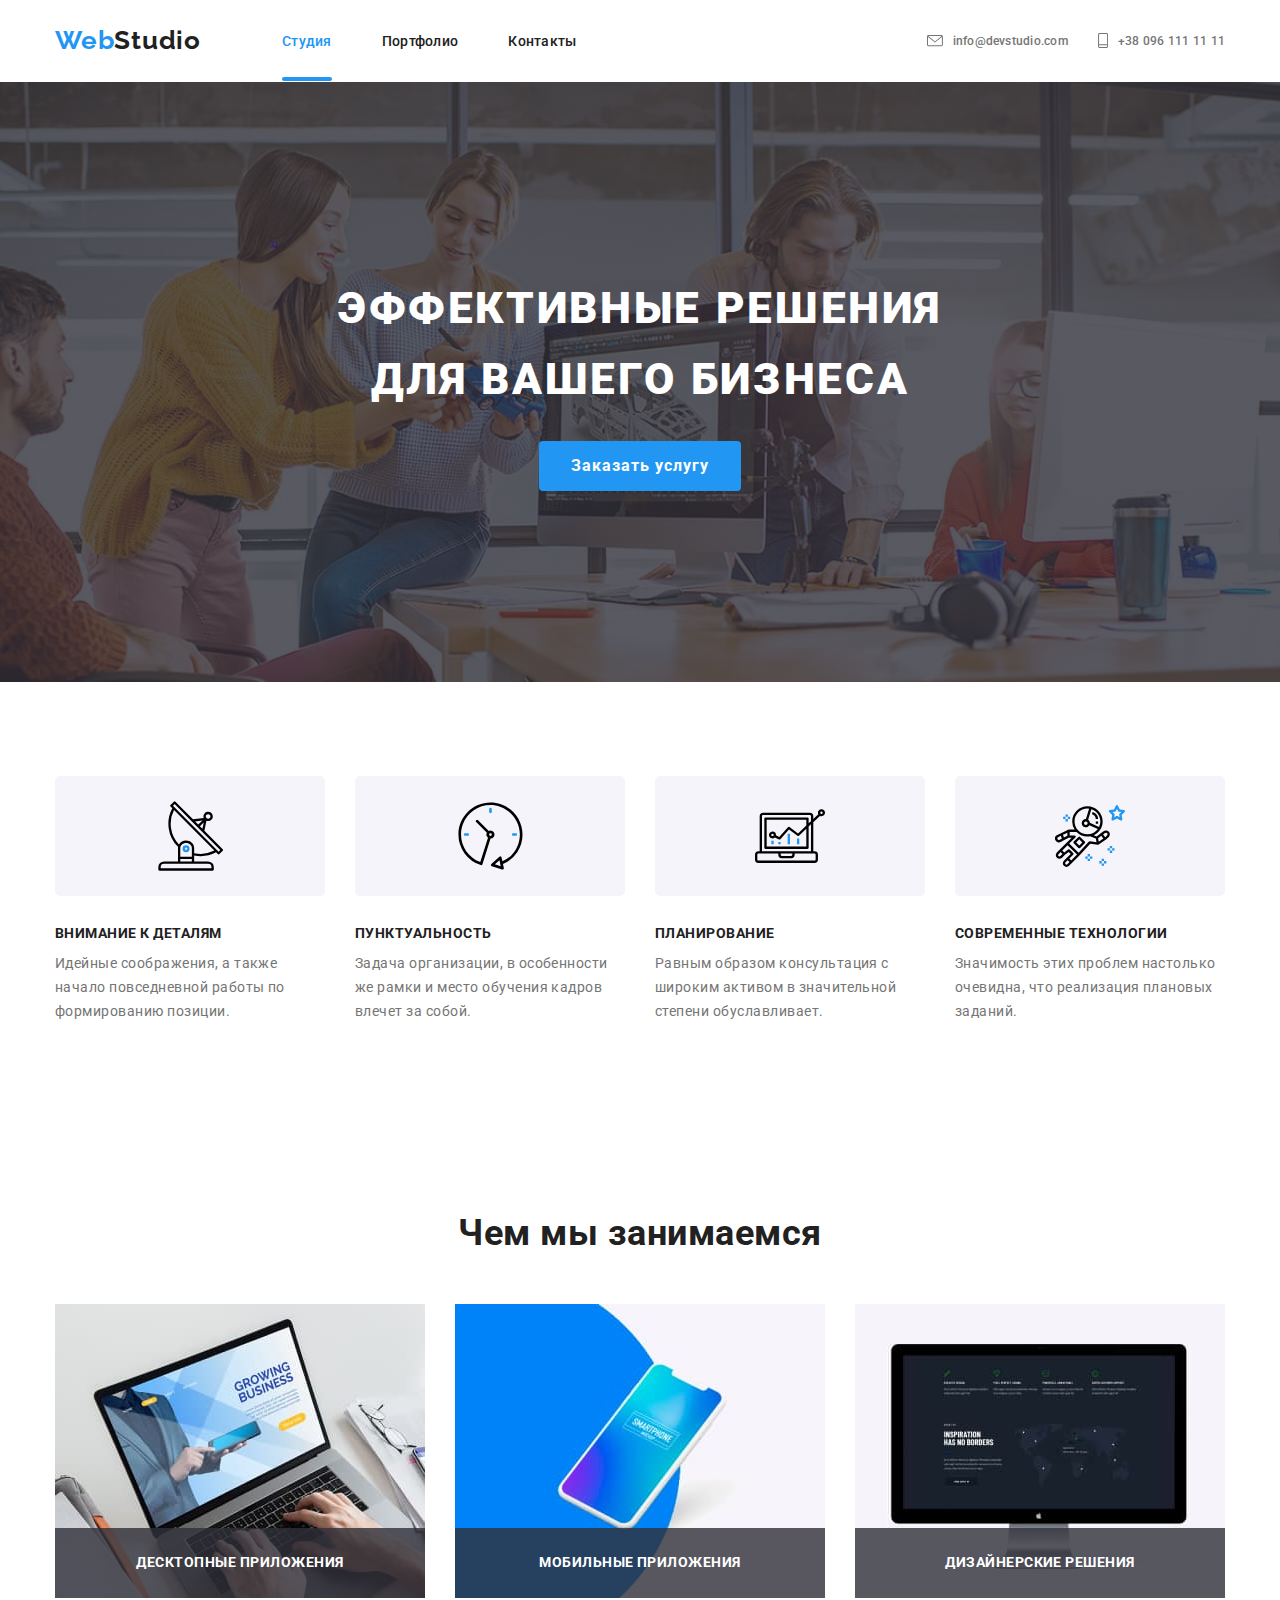
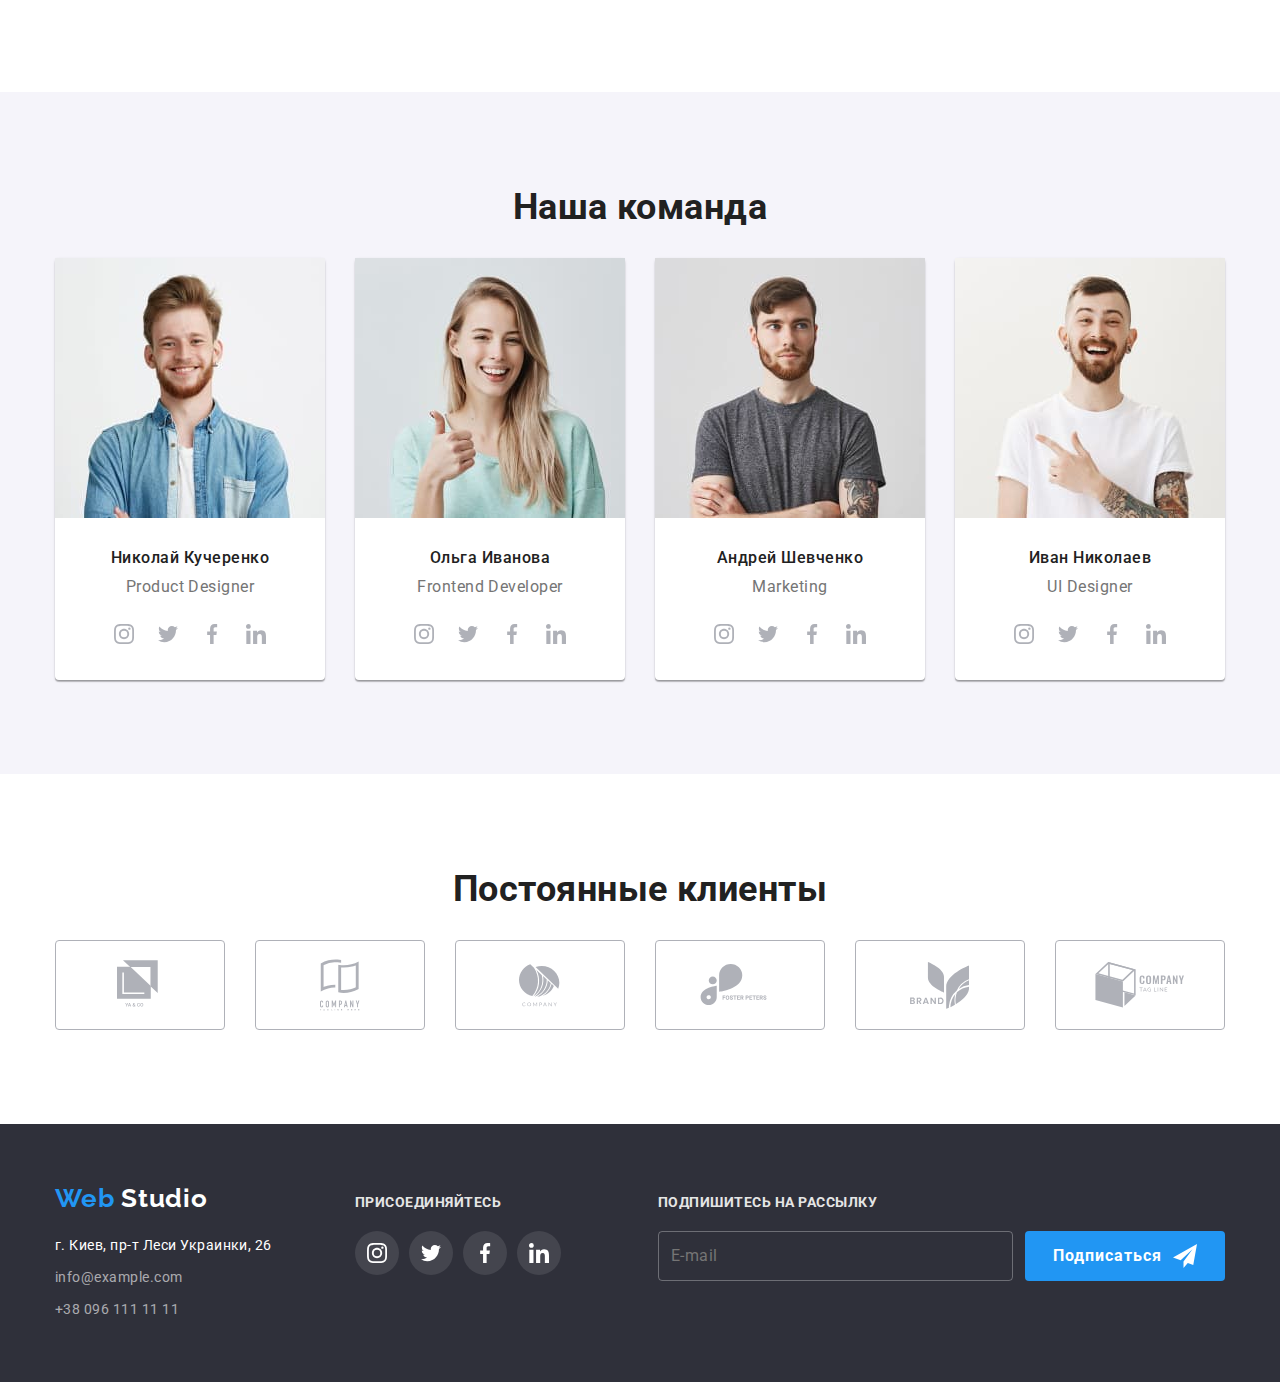
<file: index.html>
<!DOCTYPE html>
<html lang="ru">

<head>
  <meta charset="UTF-8">
  <meta name="viewport" content="width=device-width, initial-scale=1.0">
  <link href="https://fonts.googleapis.com/css2?family=Raleway:wght@700&family=Roboto:wght@400;500;700;900&display=swap"
    rel="stylesheet">
  <link rel="stylesheet" href="https://cdnjs.cloudflare.com/ajax/libs/modern-normalize/0.6.0/modern-normalize.min.css">
  <title>Студия</title>
  <link rel="stylesheet" href="./css/main.min.css">

</head>

<body class="body">
  <header class="header">
    <div class="container ">
      <div class="header__wrap">
        <nav class="navigation">
          <a href=" ./index.html " class="logo logo__header "> <span class="logo--blue ">Web</span> Studio</a>
          <div class="menu-container" id="menu-container" data-menu>
            <ul class="navigation__list ">
              <li class="navigation__item ">
                <a class="navigation__link navigation__link--current " href=./index.html>Студия</a>
              </li>
              <li class="navigation__item ">
                <a class="navigation__link " href="./portfolio.html">Портфолио</a>
              </li>
              <li class="navigation__item ">
                <a class="navigation__link " href=" ">Контакты</a>

              </li>
            </ul>
            <div class="contacts__wraper ">
              <a href="mailto:info@devstudio.com " class="contacts ">
                <svg class="icon-envelope " width=16 height=12>
                  <use href="./images/symbol-defs.svg#icon-envelope "></use>
                </svg> info@devstudio.com
              </a>
              <a href="tel:380961111111 " class="contacts ">
                <svg class="icon-phone " width=10 height=15>
                  <use href="./images/symbol-defs.svg#icon-phone " class="icon-envelope "></use>
                </svg> +38 096 111 11 11</a>
            </div>
          </div>
          <button type="button" class="icon-menu" data-menu-button aria-expanded="false">
            <svg width=40 height=40 aria-label="Переключатель мобильного меню">
              <use class="icon-cross" href="./images/symbol-defs.svg#icon-form-close"></use>
              <use class="icon-menu" href="./images/symbol-defs.svg#icon-menu"></use>

            </svg>
          </button>

        </nav>
      </div>
    </div>
  </header>
  <main class="layout">
    <!-- Герой -->
    <section class="layout-section ">
      <div class="container ">
        <h1 class="layout-section-title ">эффективные решения для вашего бизнеса</h1>
        <button data-open-modal class="button button--center ">Заказать услугу</button>
      </div>
    </section>
    <!-- Описание ценностей -->
    <section class="section ">
      <div class="container ">
        <h2 class="visually-hidden ">Наши ценности</h2>
        <ul class="section__list ">
          <li class="section__item ">
            <div class="section__background ">
              <svg width=65 height=70>
                <use href="./images/symbol-defs.svg#icon-antenna "></use>
              </svg>
            </div>
            <h3 class="section__title ">Внимание к деталям</h3>
            <p class="section__descr ">Идейные соображения, а также начало повседневной работы по
              формированию позиции.</p>
          </li>
          <li class="section__item ">
            <div class="section__background ">
              <svg width=67 height=70>
                <use href="./images/symbol-defs.svg#icon-clock "></use>
              </svg>
            </div>
            <h3 class="section__title ">Пунктуальность</h3>
            <p class="section__descr ">Задача организации, в особенности же рамки и место обучения кадров
              влечет за собой.</p>
          </li>
          <li class="section__item ">
            <div class="section__background ">
              <svg width=70 height=70>
                <use href="./images/symbol-defs.svg#icon-diagram "></use>
              </svg>
            </div>
            <h3 class="section__title ">Планирование</h3>
            <p class="section__descr ">Равным образом консультация с широким активом в значительной степени
              обуславливает.</p>
          </li>
          <li class="section__item ">
            <div class="section__background ">
              <svg width=70 height=70>
                <use href="./images/symbol-defs.svg#icon-astronaut "></use>
              </svg>
            </div>
            <h3 class="section__title ">Современные технологии</h3>
            <p class="section__descr ">Значимость этих проблем настолько очевидна, что реализация плановых
              заданий.</p>
          </li>
        </ul>
      </div>
    </section>
    <!-- чем мы занимаемся -->
    <section class="container-block ">
      <div class="container ">
        <h2 class="container-block__title ">Чем мы занимаемся</h2>
        <ul class="container-block__list ">
          <li class="container-block__list-item ">
            <picture>
              <source srcset="./images/box_1.jpg 1x , ./images/box_1@2x.jpg 2x" media="(min-width: 1200px)">
              <img class="container-block__img " src="./images/box_1.jpg " alt="Десктоп">
            </picture>
            <p class="container-block__descr ">Десктопные приложения</p>
          </li>
          <li class="container-block__list-item ">
            <picture>
              <source srcset="./images/box_2.jpg 1x , ./images/box_2@2x.jpg 2x" media="(min-width: 1200px)">
              <img class="container-block__img " src="./images/box_2.jpg " alt="Смартфон">
            </picture>
            <p class="container-block__descr ">Мобильные приложения</p>
          </li>
          <li class="container-block__list-item ">
            <picture>
              <source srcset="./images/box_3.jpg 1x , ./images/box_3@2x.jpg 2x" media="(min-width: 1200px)">
              <img class="container-block__img " src="./images/box_3.jpg " alt="Монитор">
            </picture>
            <p class="container-block__descr ">Дизайнерские решения</p>
          </li>
        </ul>
      </div>
    </section>
    <!-- Комманда -->
    <section class="section__part ">
      <div class="container ">
        <h2 class="section__part__title ">Наша команда</h2>
        <ul class="section__part__list ">
          <li class="card ">
            <picture>
              <source srcset="./images/mob_nickolay.jpg 1x , ./images/mob_nickolay@2x.jpg 2x"
                media="(max-width: 767px)">
              <source srcset="./images/tab_nickolay.jpg 1x , ./images/tab_nickolay@2x.jpg 2x"
                media="(max-width:1199px)">
              <source srcset="./images/nickolay.jpg 1x , ./images/nickolay@2x.jpg 2x" media="(min-width: 1200px)">
              <img class="card__img " src="./images/mob_nickolay.jpg " alt="Николай Кучеренко ">
            </picture>

            <h4 class="card__name ">Николай Кучеренко</h4>
            <p class="card__profession ">Product Designer</p>
            <ul class="social-network ">
              <li>
                <a href="https://www.instagram.com/ " class="social-network__link " aria-label="Инстаграм ">
                  <svg width=20 height=20>
                    <use href="./images/symbol-defs.svg#icon-instagram "></use>
                  </svg>
                </a>
              </li>
              <li>
                <a href="https://twitter.com/ " class="social-network__link " aria-label="Твитер ">
                  <svg width=20 height=20>
                    <use href="./images/symbol-defs.svg#icon-twitter "></use>
                  </svg>
                </a>
              </li>
              <li>
                <a href="https://www.facebook.com/ " class="social-network__link " aria-label="Фейсбук ">
                  <svg width=20 height=20>
                    <use href="./images/symbol-defs.svg#icon-facebook "></use>
                  </svg>
                </a>
              </li>
              <li>
                <a href="https://www.linkedin.com/ " class="social-network__link " aria-label="Линкдин ">
                  <svg width=20 height=20>
                    <use href="./images/symbol-defs.svg#icon-linkedin "></use>
                  </svg>
                </a>
              </li>
            </ul>
          </li>
          <li class="card ">
            <picture>
              <source srcset="./images/mob_olga.jpg 1x, ./images/mob_olga@2x.jpg 2x" media="(max-width:767px)">
              <source srcset="./images/tab_olga.jpg 1x, ./images/tab_olga@2x.jpg 2x" media="(max-width:1199px)">
              <source srcset="./images/olga.jpg 1x, ./images/olga@2x.jpg 2x" media="(min-width:1200px)">
              <img class="card__img " src="./images/mob_olga.jpg " alt="Ольга Иванова">
            </picture>
            <h4 class="card__name ">Ольга Иванова</h4>
            <p class="card__profession ">Frontend Developer</p>
            <ul class="social-network ">
              <li>
                <a href="https://www.instagram.com/ " class="social-network__link " aria-label="Инстаграм ">
                  <svg width=20 height=20>
                    <use href="./images/symbol-defs.svg#icon-instagram "></use>
                  </svg>
                </a>
              </li>
              <li>
                <a href="https://twitter.com/ " class="social-network__link " aria-label="Твитер ">
                  <svg width=20 height=20>
                    <use href="./images/symbol-defs.svg#icon-twitter "></use>
                  </svg>
                </a>
              </li>
              <li>
                <a href="https://www.facebook.com/ " class="social-network__link " aria-label="Фейсбук ">
                  <svg width=20 height=20>
                    <use href="./images/symbol-defs.svg#icon-facebook "></use>
                  </svg>
                </a>
              </li>
              <li>
                <a href="https://www.linkedin.com/ " class="social-network__link " aria-label="Линкдин ">
                  <svg width=20 height=20>
                    <use href="./images/symbol-defs.svg#icon-linkedin "></use>
                  </svg>
                </a>
              </li>
            </ul>
          </li>
          <li class="card ">
            <picture>
              <source srcset="./images/mob_andrey.jpg 1x, ./images/mob_andrey@2x.jpg 2x" media="(max-width:767px)">
              <source srcset="./images/tab_andrey.jpg 1x, ./images/tab_andrey@2x.jpg 2x" media="(max-width:1199px)">
              <source srcset="./images/andrey.jpg 1x, ./images/andrey@2x.jpg 2x" media="(min-width:1200px)">
              <img class="card__img " src="./images/mob_andrey.jpg " alt="Андрей Шевченко">
            </picture>
            <h4 class="card__name ">Андрей Шевченко</h4>
            <p class="card__profession ">Marketing</p>
            <ul class="social-network ">
              <li>
                <a href="https://www.instagram.com/ " class="social-network__link " aria-label="Инстаграм ">
                  <svg width=20 height=20>
                    <use href="./images/symbol-defs.svg#icon-instagram "></use>
                  </svg>
                </a>
              </li>
              <li>
                <a href="https://twitter.com/ " class="social-network__link " aria-label="Твитер ">
                  <svg width=20 height=20>
                    <use href="./images/symbol-defs.svg#icon-twitter "></use>
                  </svg>
                </a>
              </li>
              <li>
                <a href="https://www.facebook.com/ " class="social-network__link " aria-label="Фейсбук ">
                  <svg width=20 height=20>
                    <use href="./images/symbol-defs.svg#icon-facebook "></use>
                  </svg>
                </a>
              </li>
              <li>
                <a href="https://www.linkedin.com/ " class="social-network__link " aria-label="Линкдин ">
                  <svg width=20 height=20>
                    <use href="./images/symbol-defs.svg#icon-linkedin "></use>
                  </svg>
                </a>
              </li>
            </ul>
          </li>
          <li class="card ">
            <picture>
              <source srcset="./images/mob_ivan.jpg 1x, ./images/mob_ivan@2x.jpg 2x" media="(max-width:767px)">
              <source srcset="./images/tab_ivan.jpg 1x, ./images/tab_ivan@2x.jpg 2x" media="(max-width:1199px)">
              <source srcset="./images/ivan.jpg 1x, ./images/ivan@2x.jpg 2x" media="(min-width:1200px)">
              <img class="card__img " src="./images/mob_ivan.jpg " alt="Иван Николаев">
            </picture>
            <h4 class="card__name ">Иван Николаев</h4>
            <p class="card__profession ">UI Designer</p>
            <ul class="social-network ">
              <li>
                <a href="https://www.instagram.com/ " class="social-network__link " aria-label="Инстаграм ">
                  <svg width=20 height=20>
                    <use href="./images/symbol-defs.svg#icon-instagram "></use>
                  </svg>
                </a>
              </li>
              <li>
                <a href="https://twitter.com/ " class="social-network__link " aria-label="Твитер ">
                  <svg width=20 height=20>
                    <use href="./images/symbol-defs.svg#icon-twitter "></use>
                  </svg>
                </a>
              </li>
              <li>
                <a href="https://www.facebook.com/ " class="social-network__link " aria-label="Фейсбук ">
                  <svg width=20 height=20>
                    <use href="./images/symbol-defs.svg#icon-facebook "></use>
                  </svg>
                </a>
              </li>
              <li>
                <a href="https://www.linkedin.com/ " class="social-network__link " aria-label="Линкдин ">
                  <svg width=20 height=20>
                    <use href="./images/symbol-defs.svg#icon-linkedin "></use>
                  </svg>
                </a>
              </li>
            </ul>
          </li>
        </ul>
      </div>
    </section>
    <!-- клиенты -->
    <section class="block-clients ">
      <div class="container ">
        <h2 class="block-clients__title ">Постоянные клиенты</h2>
        <ul class="block-clients__list ">
          <li class="block-clients__item ">
            <a href=" " class="block-clients__link " aria-label="клиент1 ">
              <svg width=45 height=50>
                <use href="./images/symbol-defs.svg#icon-logo_1 "></use>
              </svg>
            </a>
          </li>
          <li class="block-clients__item ">
            <a href=" " class="block-clients__link " aria-label="клиент2 ">
              <svg width=40 height=52>
                <use href="./images/symbol-defs.svg#icon-logo_2 "></use>
              </svg>
            </a>
          </li>
          <li class="block-clients__item ">
            <a href=" " class="block-clients__link " aria-label="клиент3 ">
              <svg width=41 height=43>
                <use href="./images/symbol-defs.svg#icon-logo_3 "></use>
              </svg>
            </a>
          </li>
          <li class="block-clients__item ">
            <a href=" " class="block-clients__link " aria-label="клиент4 ">
              <svg width=80 height=42>
                <use href="./images/symbol-defs.svg#icon-logo_4 "></use>
              </svg>
            </a>
          </li>
          <li class="block-clients__item ">
            <a href=" " class="block-clients__link " aria-label="клиент5 ">
              <svg width=59 height=47>
                <use href="./images/symbol-defs.svg#icon-logo_5 "></use>
              </svg>
            </a>
          </li>
          <li class="block-clients__item ">
            <a href=" " class="block-clients__link " aria-label="клиент6 ">
              <svg width=90 height=46>
                <use href="./images/symbol-defs.svg#icon-logo_6 "></use>
              </svg>
            </a>
          </li>
        </ul>
      </div>
    </section>
  </main>

  <!-- Футер -->
  <footer class="footer ">
    <div class="container ">
      <div class="footer__items ">
        <div class="footer__wrap-tablet">
          <!-- контакты   -->
          <div class="footer__contacts ">
            <a href="./index.html " class="logo--blue logo__footer "> Web <span class="logo--invert ">Studio</span></a>
            <address class="address ">
              <p class="address__local "> г. Киев, пр-т Леси Украинки, 26</p>
              <a href="mailto:info@example.com " class="address__mail ">info@example.com</a>
              <a href="tel:380961111111 " class="address__tel ">+38 096 111 11 11</a>
            </address>
          </div>

          <!-- социальные сети -->
          <div class="invitation ">
            <b class="invitation__title ">Присоединяйтесь</b>
            <ul class="social-network__footer ">
              <li>
                <a href="https://www.instagram.com/ " class="social-network__link social-network__link--dark "
                  aria-label="Instagram ">
                  <svg width=20 height=20>
                    <use href="./images/symbol-defs.svg#icon-instagram "></use>
                  </svg>
                </a>
              </li>
              <li>
                <a href="https://twitter.com/ " class="social-network__link social-network__link--dark "
                  aria-label="Twitter ">
                  <svg width=20 height=20>
                    <use href="./images/symbol-defs.svg#icon-twitter "></use>
                  </svg>
                </a>
              </li>
              <li>
                <a href="https://www.facebook.com/ " class="social-network__link social-network__link--dark "
                  aria-label="Facebook ">
                  <svg width=20 height=20>
                    <use href="./images/symbol-defs.svg#icon-facebook "></use>
                  </svg>
                </a>
              </li>
              <li>
                <a href="https://www.linkedin.com/ " class="social-network__link social-network__link--dark "
                  aria-label="Linkedin ">
                  <svg width=20 height=20>
                    <use href="./images/symbol-defs.svg#icon-linkedin "></use>
                  </svg>
                </a>
              </li>
            </ul>
          </div>
        </div>
        <!-- подписка -->
        <div class="submit__wrap-tablet">
          <b class="submit "> Подпишитесь на рассылку</b>
          <form action=" " autocomplete="off">
            <ul class="submit__list ">
              <li class="submit__item"><input type="email" placeholder="E-mail " class="submit__mail "
                  name="user-email ">
              </li>
              <li><button type="submit" class="button submit__button ">
                  Подписаться<svg class="submit__icon" width=24 height=24>
                    <use href="./images/symbol-defs.svg#icon-plane "></use>
                  </svg>
                </button></li>
            </ul>
          </form>
        </div>
      </div>
    </div>
  </footer>
  <!--Форма заказа-->
  <div class="backdrop backdrop__hidden " data-backdrop>

    <form class="form" action=" " autocomplete="off">
      <button type="button" class="form__close" data-close-modal>
        <svg class="form__cross" width=18 height=18>
          <use href="./images/symbol-defs.svg#icon-form-close"></use>
        </svg>
      </button>
      <span class=form__title>Оставьте свои данные, мы вам перезвоним</span>
      <div class="form__wraper ">
        <input class="form__input" type="text" name="customer" placeholder=" ">
        <label class="form__label ">
          <svg class="form__icon " width=20 height=20>
            <use href="./images/symbol-defs.svg#icon-form-person "></use>
          </svg>
          <span class="form__descr ">Имя</span>
        </label>
      </div>
      <div class="form__wraper ">
        <input class="form__input" type="tel" name="tel" placeholder=" ">
        <label class="form__label ">
          <svg class="form__icon " width=20 height=20>
            <use href="./images/symbol-defs.svg#icon-form-phone "></use>
          </svg>
          <span class="form__descr ">Телефон</span>
        </label>
      </div>
      <div class="form__wraper ">
        <input class="form__input" type="email" name="e-mail" placeholder=" ">
        <label class="form__label">
          <svg class="form__icon " width=20 height=20>
            <use href="./images/symbol-defs.svg#icon-form-email "></use>
          </svg>
          <span class="form__descr "> Почта</span>
        </label>
      </div>
      <div class="form__wraper ">
        <textarea class="form__textarea" name="comment" id="comment" rows="10" placeholder=" "></textarea>
        <label class="form__label">
          <span class="form__comment"> Комментарий</span>
        </label>

      </div>
      <label class="form__term ">
        <input class="checkbox" type="checkbox" name="term ">
        <span class="checkbox__icon "></span> <span class="form__agreements">Соглашаюсь с рассылкой и принимаю
          <a class="form__term--link " href=" "> Условия договора</a> </span>
      </label>

      <button class="button button--center" type="submit">Отправить</button>

    </form>
  </div>


  <script src="./js/menu.js "></script>
  <script src="./js/modal.js "></script>


</body>

</html>
</file>
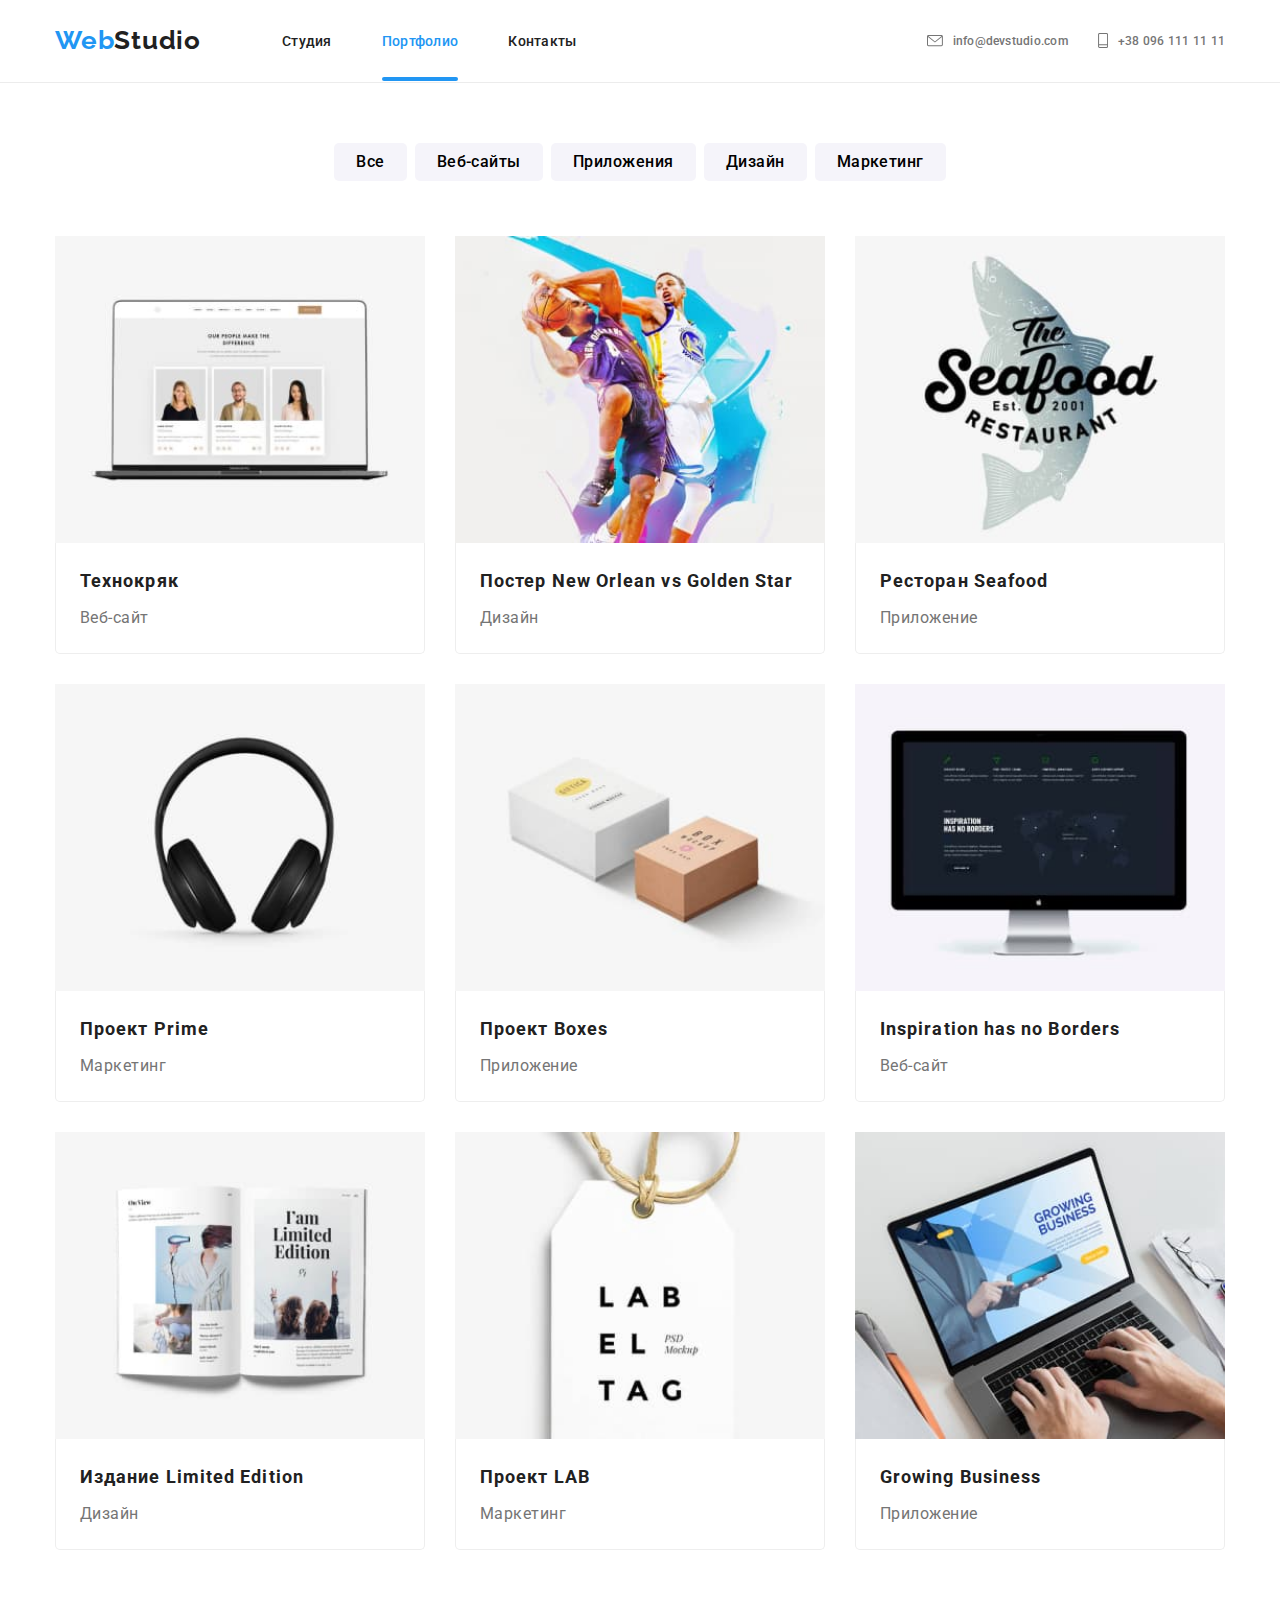
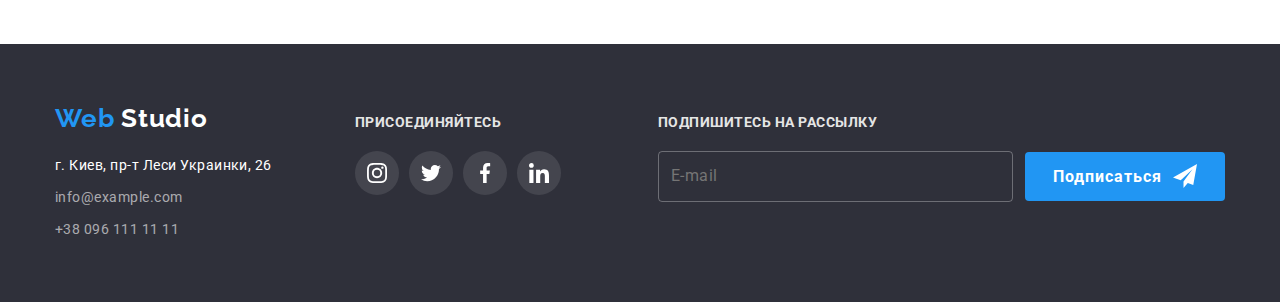
<file: portfolio.html>
<!DOCTYPE html>
<html lang="ru">

<head>
  <meta charset="UTF-8">
  <meta name="viewport" content="width=device-width, initial-scale=1.0">
  <link href="https://fonts.googleapis.com/css2?family=Raleway:wght@700&family=Roboto:wght@400;500;700;900&display=swap"
    rel="stylesheet">
  <link rel="stylesheet" href="https://cdnjs.cloudflare.com/ajax/libs/modern-normalize/0.6.0/modern-normalize.min.css">
  <link rel="stylesheet" href="./css/main.min.css">
  <title>Портфолио</title>
</head>

<body class="body">
  <header class="header">
    <div class="container ">
      <div class="header__wrap">
        <nav class="navigation">
          <a href=" ./index.html " class="logo logo__header "> <span class="logo--blue ">Web</span> Studio</a>
          <div class="menu-container" id="menu-container" data-menu>
            <ul class="navigation__list ">
              <li class="navigation__item ">
                <a class="navigation__link  " href=./index.html>Студия</a>
              </li>
              <li class="navigation__item ">
                <a class="navigation__link navigation__link--current" href="./portfolio.html ">Портфолио</a>
              </li>
              <li class="navigation__item ">
                <a class="navigation__link " href=" ">Контакты</a>

              </li>
            </ul>
            <div class="contacts__wraper ">
              <a href="mailto:info@devstudio.com " class="contacts ">
                <svg class="icon-envelope " width=16 height=12>
                  <use href="./images/symbol-defs.svg#icon-envelope "></use>
                </svg> info@devstudio.com
              </a>
              <a href="tel:380961111111 " class="contacts ">
                <svg class="icon-phone " width=10 height=15>
                  <use href="./images/symbol-defs.svg#icon-phone " class="icon-envelope "></use>
                </svg> +38 096 111 11 11</a>
            </div>
          </div>
          <button type="button" class="icon-menu" data-menu-button aria-expanded="false">
            <svg width=40 height=40 aria-label="Переключатель мобильного меню">
              <use class="icon-cross" href="./images/symbol-defs.svg#icon-form-close"></use>
              <use class="icon-menu" href="./images/symbol-defs.svg#icon-menu"></use>

            </svg>
          </button>

        </nav>
      </div>
    </div>
  </header>
  <main>
    <section class="portfolio">
      <div class="container">
        <h1 class="visually-hidden">Портфолио</h1>
        <ul class="container-list">
          <li class="container-list__item"><button class="container-list__button" type="button">Все</button>
          </li>
          <li class="container-list__item"><button class="container-list__button" type="button">Веб-сайты</button></li>
          <li class="container-list__item"><button class="container-list__button" type="button">Приложения</button></li>
          <li class="container-list__item"><button class="container-list__button" type="button">Дизайн</button></li>
          <li class="container-list__item"><button class="container-list__button" type="button">Маркетинг</button></li>
        </ul>
        <ul class="gallery-list">
          <li class="gallery-list__item">
            <a class="gallery-list__link" href="">
              <div class="gallery-list__wrap">
                <picture>
                  <source srcset="./images/mob_tehnokryak.jpg 1x, ./images/mob_tehnokryak@2x.jpg 2x"
                    media="(max-width:767px)">
                  <source srcset="./images/tab_tehnokryak.jpg 1x, ./images/tab_tehnokryak@2x.jpg 2x"
                    media="(min-width:768px)">
                  <source srcset="./images/tehnokryak.jpg 1x, ./images/tehnokryak@2x.jpg 2x" media="(min-width:1200px)">
                  <img class="gallery-list__img" src="./images/mob_tehnokryak.jpg " alt="Технокряк">
                </picture>
                <p class="gallery-list__descr"> Технокряк это современная площадка распространения
                  коронавируса. Компании используют эту платформу для цифрового шпионажа и атак на
                  защищённые сервера конкурентов.</p>
              </div>
              <div class="gallery-list__title--border ">
                <h2 class="gallery-list__title ">Технокряк</h2>
                <p class="gallery-list__type ">Веб-сайт</p>
              </div>
            </a>
          </li>
          <li class="gallery-list__item ">
            <a class="gallery-list__link" href="">
              <div class="gallery-list__wrap">
                <picture>
                  <source srcset="./images/mob_poster.jpg 1x, ./images/mob_poster@2x.jpg 2x" media="(max-width:767px)">
                  <source srcset="./images/tab_poster.jpg 1x, ./images/tab_poster@2x.jpg 2x" media="(min-width:768px)">
                  <source srcset="./images/poster.jpg 1x, ./images/poster@2x.jpg 2x" media="(min-width:1200px)">
                  <img class="gallery-list__img" src="./images/mob_poster.jpg " alt="Дизайн постера">
                </picture>
                <p class="gallery-list__descr"> Технокряк это современная площадка распространения
                  коронавируса. Компании используют эту платформу для цифрового шпионажа и атак на
                  защищённые сервера конкурентов.</p>
              </div>
              <div class="gallery-list__title--border ">
                <h2 class="gallery-list__title ">Постер New Orlean vs Golden Star</h2>
                <p class="gallery-list__type ">Дизайн</p>
              </div>
            </a>
          </li>
          <li class="gallery-list__item ">
            <a class="gallery-list__link" href="">
              <div class="gallery-list__wrap">
                <picture>
                  <source srcset="./images/mob_seafood.jpg 1x, ./images/mob_seafood@2x.jpg 2x"
                    media="(max-width:767px)">
                  <source srcset="./images/tab_seafood.jpg 1x, ./images/tab_seafood@2x.jpg 2x"
                    media="(min-width:768px)">
                  <source srcset="./images/seafood.jpg 1x, ./images/seafood@2x.jpg 2x" media="(min-width:1200px)">
                  <img class="gallery-list__img" src="./images/mob_seafood.jpg " alt="Ресторан Seafood">
                </picture>
                <p class="gallery-list__descr"> Технокряк это современная площадка распространения
                  коронавируса. Компании используют эту платформу для цифрового шпионажа и атак на
                  защищённые сервера конкурентов.</p>
              </div>
              <div class="gallery-list__title--border ">
                <h2 class="gallery-list__title ">Ресторан Seafood</h2>
                <p class="gallery-list__type ">Приложение</p>
              </div>
            </a>
          </li>
          <li class="gallery-list__item ">
            <a class="gallery-list__link" href="">
              <div class="gallery-list__wrap">
                <picture>
                  <source srcset="./images/mob_prime.jpg 1x, ./images/mob_prime@2x.jpg 2x" media="(max-width:767px)">
                  <source srcset="./images/tab_prime.jpg 1x, ./images/tab_prime@2x.jpg 2x" media="(min-width:768px)">
                  <source srcset="./images/prime.jpg 1x, ./images/prime@2x.jpg 2x" media="(min-width:1200px)">
                  <img class="gallery-list__img" src="./images/mob_prime.jpg " alt="Проект Prime">
                </picture>
                <p class="gallery-list__descr"> Технокряк это современная площадка распространения
                  коронавируса. Компании используют эту платформу для цифрового шпионажа и атак на
                  защищённые сервера конкурентов.</p>
              </div>
              <div class="gallery-list__title--border ">
                <h2 class="gallery-list__title ">Проект Prime</h2>
                <p class="gallery-list__type ">Маркетинг</p>
              </div>
            </a>
          </li>
          <li class="gallery-list__item ">
            <a class="gallery-list__link" href="">
              <div class="gallery-list__wrap">
                <picture>
                  <source srcset="./images/mob_boxes.jpg 1x, ./images/mob_boxes@2x.jpg 2x" media="(max-width:767px)">
                  <source srcset="./images/tab_boxes.jpg 1x, ./images/tab_boxes@2x.jpg 2x" media="(min-width:768px)">
                  <source srcset="./images/boxes.jpg 1x, ./images/boxes@2x.jpg 2x" media="(min-width:1200px)">
                  <img class="gallery-list__img" src="./images/mob_boxes.jpg " alt="Проект Prime">
                </picture>
                <p class="gallery-list__descr"> Технокряк это современная площадка распространения
                  коронавируса. Компании используют эту платформу для цифрового шпионажа и атак на
                  защищённые сервера конкурентов.</p>
              </div>

              <div class="gallery-list__title--border ">
                <h2 class="gallery-list__title ">Проект Boxes</h2>
                <p class="gallery-list__type ">Приложение</p>
              </div>
            </a>
          </li>
          <li class="gallery-list__item ">
            <a class="gallery-list__link" href="">
              <div class="gallery-list__wrap">
                <picture>
                  <source srcset="./images/mob_inspiration.jpg 1x, ./images/mob_inspiration@2x.jpg 2x"
                    media="(max-width:767px)">
                  <source srcset="./images/tab_inspiration.jpg 1x, ./images/tab_inspiration@2x.jpg 2x"
                    media="(min-width:768px)">
                  <source srcset="./images/inspiration.jpg 1x, ./images/inspiration@2x.jpg 2x"
                    media="(min-width:1200px)">
                  <img class="gallery-list__img" src="./images/mob_inspiration.jpg " alt="Inspiration has no Borders">
                </picture>
                <p class="gallery-list__descr"> Технокряк это современная площадка распространения
                  коронавируса. Компании используют эту платформу для цифрового шпионажа и атак на
                  защищённые сервера конкурентов.</p>
              </div>

              <div class="gallery-list__title--border ">
                <h2 class="gallery-list__title ">Inspiration has no Borders</h2>
                <p class="gallery-list__type ">Веб-сайт</p>
              </div>
            </a>
          </li>
          <li class="gallery-list__item ">
            <a class="gallery-list__link" href="">
              <div class="gallery-list__wrap">
                <picture>
                  <source srcset="./images/mob_limited_edition.jpg 1x, ./images/mob_limited_edition@2x.jpg 2x"
                    media="(max-width:767px)">
                  <source srcset="./images/tab_limited_edition.jpg 1x, ./images/tab_limited_edition@2x.jpg 2x"
                    media="(min-width:768px)">
                  <source srcset="./images/limited_edition.jpg 1x, ./images/limited_edition@2x.jpg 2x"
                    media="(min-width:1200px)">
                  <img class="gallery-list__img" src="./images/mob_limited_edition.jpg " alt="Издание Limited Edition">
                </picture>
                <p class="gallery-list__descr"> Технокряк это современная площадка распространения
                  коронавируса. Компании используют эту платформу для цифрового шпионажа и атак на
                  защищённые сервера конкурентов.</p>
              </div>

              <div class="gallery-list__title--border ">
                <h2 class="gallery-list__title ">Издание Limited Edition</h2>
                <p class="gallery-list__type ">Дизайн</p>
              </div>
            </a>
          </li>
          <li class="gallery-list__item ">
            <a class="gallery-list__link" href="">
              <div class="gallery-list__wrap">
                <picture>
                  <source srcset="./images/mob_lab.jpg 1x, ./images/mob_lab@2x.jpg 2x" media="(max-width:767px)">
                  <source srcset="./images/tab_lab.jpg 1x, ./images/tab_lab@2x.jpg 2x" media="(min-width:768px)">
                  <source srcset="./images/lab.jpg 1x, ./images/lab@2x.jpg 2x" media="(min-width:1200px)">
                  <img class="gallery-list__img" src="./images/mob_lab.jpg " alt="Проект LAB">
                </picture>
                <p class="gallery-list__descr"> Технокряк это современная площадка распространения
                  коронавируса. Компании используют эту платформу для цифрового шпионажа и атак на
                  защищённые сервера конкурентов.</p>
              </div>
              <div class="gallery-list__title--border ">
                <h2 class="gallery-list__title ">Проект LAB</h2>
                <p class="gallery-list__type ">Маркетинг</p>
              </div>
            </a>
          </li>
          <li class="gallery-list__item ">
            <a class="gallery-list__link" href="">
              <div class="gallery-list__wrap">
                <picture>
                  <source srcset="./images/mob_growing_busines.jpg 1x, ./images/mob_growing_busines@2x.jpg 2x"
                    media="(max-width:767px)">
                  <source srcset="./images/tab_growing_busines.jpg 1x, ./images/tab_growing_busines@2x.jpg 2x"
                    media="(min-width:768px)">
                  <source srcset="./images/growing_busines.jpg 1x, ./images/growing_busines@2x.jpg 2x"
                    media="(min-width:1200px)">
                  <img class="gallery-list__img" src="./images/mob_growing_busines.jpg " alt="Growing Business">
                </picture>
                <p class="gallery-list__descr"> Технокряк это современная площадка распространения
                  коронавируса. Компании используют эту платформу для цифрового шпионажа и атак на
                  защищённые сервера конкурентов.</p>
              </div>
              <div class="gallery-list__title--border ">
                <h2 class="gallery-list__title ">Growing Business</h2>
                <p class="gallery-list__type ">Приложение</p>
              </div>
            </a>
          </li>
        </ul>
      </div>
    </section>
  </main>

  <footer class="footer ">
    <div class="container ">
      <div class="footer__items ">
        <div class="footer__wrap-tablet">
          <!-- контакты   -->
          <div class="footer__contacts ">
            <a href="./index.html " class="logo--blue logo__footer "> Web <span class="logo--invert ">Studio</span></a>
            <address class="address ">
              <p class="address__local "> г. Киев, пр-т Леси Украинки, 26</p>
              <a href="mailto:info@example.com " class="address__mail ">info@example.com</a>
              <a href="tel:380961111111 " class="address__tel ">+38 096 111 11 11</a>
            </address>
          </div>

          <!-- социальные сети -->
          <div class="invitation ">
            <b class="invitation__title ">Присоединяйтесь</b>
            <ul class="social-network__footer ">
              <li>
                <a href="https://www.instagram.com/ " class="social-network__link social-network__link--dark "
                  aria-label="Инстаграм ">
                  <svg width=20 height=20>
                    <use href="./images/symbol-defs.svg#icon-instagram "></use>
                  </svg>
                </a>
              </li>
              <li>
                <a href="https://twitter.com/ " class="social-network__link social-network__link--dark "
                  aria-label="Твитер ">
                  <svg width=20 height=20>
                    <use href="./images/symbol-defs.svg#icon-twitter "></use>
                  </svg>
                </a>
              </li>
              <li>
                <a href="https://www.facebook.com/ " class="social-network__link social-network__link--dark "
                  aria-label="Фейсбук ">
                  <svg width=20 height=20>
                    <use href="./images/symbol-defs.svg#icon-facebook "></use>
                  </svg>
                </a>
              </li>
              <li>
                <a href="https://www.linkedin.com/ " class="social-network__link social-network__link--dark "
                  aria-label="Линкдин ">
                  <svg width=20 height=20>
                    <use href="./images/symbol-defs.svg#icon-linkedin "></use>
                  </svg>
                </a>
              </li>
            </ul>
          </div>
        </div>
        <!-- подписка -->
        <div class="submit__wrap-tablet">
          <b class="submit "> Подпишитесь на рассылку</b>
          <form action=" " autocomplete="off">
            <ul class="submit__list ">
              <li class="submit__item "><input type="email" placeholder="E-mail" class="submit__mail "
                  name="user-email ">
              </li>
              <li><button type="submit" class="button submit__button ">
                  Подписаться<svg class="submit__icon " width=24 height=24>
                    <use href="./images/symbol-defs.svg#icon-plane "></use>
                  </svg>
                </button></li>
            </ul>
          </form>
        </div>
      </div>
    </div>
  </footer>
  <script src="./js/menu.js "></script>
</body>

</html>
</file>
<file: css/main.min.css>
.visually-hidden{position:absolute;width:1px;height:1px;margin:-1px;border:0;padding:0;clip:rect(0 0 0 0);overflow:hidden}.body{color:#212121;font-family:"Roboto", sans-serif;background-color:#fff;letter-spacing:0.03em;margin:0}.container{padding-left:15px;padding-right:15px;margin-left:auto;margin-right:auto}@media screen and (min-width: 480px){.container{width:480px}}@media screen and (min-width: 768px){.container{width:768px}}@media screen and (min-width: 1200px){.container{width:1200px}}.logo{color:#212121;text-decoration:none}@media screen and (min-width: 768px){.logo{display:-webkit-box;display:-ms-flexbox;display:flex;margin-right:81px;padding-top:26px;padding-bottom:26px}}.logo__font,.logo,.logo--blue,.logo--invert{font-family:Raleway;font-weight:700;font-size:24px;letter-spacing:0.03em}@media screen and (min-width: 1200px){.logo__font,.logo,.logo--blue,.logo--invert{font-size:26px}}.logo__footer{display:block;margin-bottom:20px;text-decoration:none}.logo--blue{color:#2196F3}.logo--invert{color:#fff;text-decoration:none}.header{position:relative;font-weight:500;font-size:14px;letter-spacing:0.02em;-webkit-box-pack:center;-ms-flex-pack:center;justify-content:center;text-decoration:none}@media screen and (max-width: 767px){.header__wrap{padding-top:10px;padding-bottom:10px}}.navigation{display:-webkit-box;display:-ms-flexbox;display:flex;-webkit-box-align:center;-ms-flex-align:center;align-items:center;-webkit-box-pack:justify;-ms-flex-pack:justify;justify-content:space-between}.navigation__list{text-align:center;padding-left:0;list-style:none;margin:0}@media screen and (min-width: 768px){.navigation__list{display:-webkit-box;display:-ms-flexbox;display:flex}}.navigation__item{position:relative;padding-bottom:52px}@media screen and (min-width: 768px){.navigation__item{display:-webkit-box;display:-ms-flexbox;display:flex;padding-top:32px;padding-bottom:32px}.navigation__item:not(:last-child){margin-right:50px}}.navigation__link{position:relative;text-decoration:none;color:#212121;-webkit-transition:color 250ms cubic-bezier(0.4, 0, 0.2, 1);transition:color 250ms cubic-bezier(0.4, 0, 0.2, 1)}@media screen and (max-width: 767px){.navigation__link{text-decoration:none;font-weight:500;font-size:18px;line-height:1.17;letter-spacing:0.02em}}.navigation:hover,.navigation:focus{color:#2196F3;cursor:pointer}.navigation .navigation__link--current{color:#2196F3}.navigation .navigation__link--current::after{content:'';position:absolute;width:100%;height:4px;bottom:-14px;left:0;background-color:#2196f3;border-radius:2px}@media screen and (min-width: 768px){.navigation .navigation__link--current::after{bottom:-32px}}.navigation .contacts{display:-webkit-box;display:-ms-flexbox;display:flex;color:#757575;text-decoration:none;-webkit-box-pack:center;-ms-flex-pack:center;justify-content:center;padding-bottom:16px;padding-top:16px;text-decoration:none;font-weight:500;font-size:18px;line-height:1.17;letter-spacing:0.02em;-webkit-transition:color 250ms cubic-bezier(0.4, 0, 0.2, 1);transition:color 250ms cubic-bezier(0.4, 0, 0.2, 1)}@media screen and (min-width: 768px){.navigation .contacts{font-size:12px;padding:0;-webkit-box-pack:left;-ms-flex-pack:left;justify-content:left}.navigation .contacts:not(:last-child){margin-bottom:10px}}@media screen and (min-width: 768px) and (min-width: 1200px){.navigation .contacts{padding-bottom:32px;padding-top:32px;-webkit-box-align:center;-ms-flex-align:center;align-items:center}.navigation .contacts:not(:last-child){margin-bottom:0}.navigation .contacts:first-child{margin-right:30px}}.navigation .contacts__wraper{display:-webkit-box;display:-ms-flexbox;display:flex;-webkit-box-orient:vertical;-webkit-box-direction:normal;-ms-flex-direction:column;flex-direction:column;-webkit-box-pack:center;-ms-flex-pack:center;justify-content:center}@media screen and (min-width: 768px){.navigation .contacts__wraper{margin-bottom:21px;margin-top:21px;-ms-flex-line-pack:center;align-content:center}}@media screen and (min-width: 1200px){.navigation .contacts__wraper{-webkit-box-orient:horizontal;-webkit-box-direction:normal;-ms-flex-direction:row;flex-direction:row;-webkit-box-align:center;-ms-flex-align:center;align-items:center;margin-top:0;margin-bottom:0}}.navigation .contacts:hover,.navigation .contacts:focus{color:#2196F3;cursor:pointer}.navigation .icon-envelope{margin-right:10px;-ms-flex-item-align:center;-ms-grid-row-align:center;align-self:center;fill:currentColor}.navigation .icon-phone{width:10px;height:15px;margin-right:10px;-ms-flex-item-align:center;-ms-grid-row-align:center;align-self:center;fill:currentColor}.navigation .icon-menu{padding:0;display:-webkit-inline-box;display:-ms-inline-flexbox;display:inline-flex;background-color:#fff;border:none}@media screen and (min-width: 768px){.navigation .icon-menu{display:none}}.navigation .icon-menu:hover,.navigation .icon-menu:focus{fill:#2196F3;cursor:pointer}.navigation .icon-menu .icon-cross{display:none}.navigation .icon-menu.is-open .icon-cross{display:block}@media screen and (min-width: 768px){.navigation .icon-menu.is-open .icon-cross{display:none}}.navigation .icon-menu.is-open .icon-menu{display:none}.navigation .menu-container{display:none;position:absolute;padding:60px 0 60px 0;top:100%;left:0;width:100%;background-color:#fff;z-index:10;-webkit-box-shadow:0px 1px 3px rgba(0,0,0,0.16),0px 2px 4px rgba(0,0,0,0.08),0px 4px 8px rgba(0,0,0,0.04);box-shadow:0px 1px 3px rgba(0,0,0,0.16),0px 2px 4px rgba(0,0,0,0.08),0px 4px 8px rgba(0,0,0,0.04)}@media screen and (min-width: 768px){.navigation .menu-container{position:static;-webkit-box-shadow:none;box-shadow:none;display:-webkit-box;display:-ms-flexbox;display:flex;-webkit-box-flex:1;-ms-flex-positive:1;flex-grow:1;-webkit-box-pack:justify;-ms-flex-pack:justify;justify-content:space-between;padding:0}}.navigation .menu-container.is-open{display:block}.layout-section{position:relative;display:-webkit-box;display:-ms-flexbox;display:flex;-webkit-box-orient:vertical;-webkit-box-direction:normal;-ms-flex-direction:column;flex-direction:column;max-width:1600px;background-position:center;-webkit-box-pack:center;-ms-flex-pack:center;justify-content:center;-webkit-box-align:center;-ms-flex-align:center;align-items:center;margin-left:auto;margin-right:auto;background-repeat:no-repeat;background-size:cover}@media screen and (max-width: 767px){.layout-section{background-image:-webkit-gradient(linear, left top, right top, from(rgba(47,48,58,0.8)), to(rgba(47,48,58,0.8))),url("../images/mob_header.jpg");background-image:linear-gradient(to right, rgba(47,48,58,0.8), rgba(47,48,58,0.8)),url("../images/mob_header.jpg");height:400px;max-width:768px;background-size:480px 400px}}@media screen and (max-width: 767px) and (min-device-pixel-ratio: 2){.layout-section .layout-section{background-image:url("../images/mob_header@2x.jpg")}}@media screen and (min-width: 768px){.layout-section{background-image:-webkit-gradient(linear, left top, right top, from(rgba(47,48,58,0.8)), to(rgba(47,48,58,0.8))),url("../images/tab_header.jpg");background-image:linear-gradient(to right, rgba(47,48,58,0.8), rgba(47,48,58,0.8)),url("../images/tab_header.jpg");height:400px;max-width:1200px;background-size:768px 400px}}@media screen and (min-width: 768px) and (min-device-pixel-ratio: 2){.layout-section .layout-section{background-image:url("../images/tab_header@2x.jpg")}}@media screen and (min-width: 768px) and (min-width: 1200px){.layout-section{background-image:-webkit-gradient(linear, left top, right top, from(rgba(47,48,58,0.8)), to(rgba(47,48,58,0.8))),url("../images/header.jpg");background-image:linear-gradient(to right, rgba(47,48,58,0.8), rgba(47,48,58,0.8)),url("../images/header.jpg");height:600px;max-width:1600px;background-size:1600px 600px}}@media screen and (min-width: 768px) and (min-width: 1200px) and (min-device-pixel-ratio: 2){.layout-section .layout-section{background-image:url("../images/header@2x.jpg")}}.layout-section-title{margin-top:0;margin-bottom:26px;color:#ffffff;font-weight:900;font-size:26px;line-height:1.62;letter-spacing:0.06em;text-transform:uppercase;margin-left:auto;margin-right:auto;text-align:center}@media screen and (min-width: 768px){.layout-section-title{font-size:26px;width:420px}}@media screen and (min-width: 1200px){.layout-section-title{font-size:44px;width:700px}}.button{padding:10px 32px;color:#fff;font-family:inherit;font-weight:700;font-size:16px;line-height:1.87;display:block;-webkit-box-align:center;-ms-flex-align:center;align-items:center;text-align:center;letter-spacing:0.06em;background-color:#2196F3;border:none;border-radius:4px;cursor:pointer}.button--center{margin-left:auto;margin-right:auto}.section{padding-top:60px;padding-bottom:60px}@media screen and (min-width: 1200px){.section{padding-top:94px;padding-bottom:94px}}.section .section__item{list-style:none}@media screen and (min-width: 768px){.section .section__item{width:calc((100% - 30px) / 2);margin-right:30px;margin-bottom:30px}.section .section__item:last-child{margin-right:0}.section .section__item:nth-last-child(-n+2){margin-bottom:0}.section .section__item:nth-child(2n){margin-right:0}}@media screen and (min-width: 1200px){.section .section__item{width:calc((100% - 90px) / 4);margin-bottom:0}.section .section__item:nth-child(2n){margin-right:30px}.section .section__item:last-child{margin-right:0}}.section__background{display:-webkit-box;display:-ms-flexbox;display:flex;-webkit-box-pack:center;-ms-flex-pack:center;justify-content:center;-webkit-box-align:center;-ms-flex-align:center;align-items:center;padding-top:25px;padding-bottom:25px;border-radius:5px;background-color:#F5F4FA;margin-bottom:30px}.section__descr{color:#757575;font-size:14px;line-height:1.71;margin-top:0;margin-bottom:0}.section__title{margin-bottom:10px;font-weight:700;font-size:14px;line-height:1.14;text-transform:uppercase;margin-top:0;text-align:center}@media screen and (min-width: 768px){.section__title{text-align:left}}.section__list{padding:0;margin:0}@media screen and (min-width: 768px){.section__list{display:-webkit-box;display:-ms-flexbox;display:flex;-ms-flex-wrap:wrap;flex-wrap:wrap}}.container-block{padding-top:94px;padding-bottom:94px;display:none;z-index:2}@media screen and (min-width: 1200px){.container-block{display:block}}.container-block__title{font-weight:700;font-size:36px;line-height:1.17;text-align:center;margin-bottom:50px;margin-top:0}.container-block__list{margin-top:0;margin-bottom:0;padding-left:0;display:-webkit-box;display:-ms-flexbox;display:flex;-webkit-box-pack:justify;-ms-flex-pack:justify;justify-content:space-between;list-style:none}.container-block__list-item{width:calc((100% - 60px) / 3);position:relative}.container-block__img{display:block}.container-block__descr{position:absolute;bottom:0;left:0;right:0;color:#ffffff;font-weight:700;font-size:14px;line-height:1.14;text-align:center;text-transform:uppercase;background-color:rgba(47,48,58,0.8);margin-top:0;margin-bottom:0;padding-top:27px;padding-bottom:27px;text-align:center}.section__part{background-color:#F5F4FA;padding-top:60px;padding-bottom:60px;width:100%}@media screen and (min-width: 1200px){.section__part{padding-top:94px;padding-bottom:94px}}.section__part__title{font-weight:700;font-size:28px;line-height:1.17;text-align:center;margin-top:0;margin-bottom:30px}@media screen and (min-width: 1200px){.section__part__title{font-size:36px}}.section__part__list{padding-left:0;margin:0;list-style:none}@media screen and (min-width: 768px){.section__part__list{display:-webkit-box;display:-ms-flexbox;display:flex;-ms-flex-wrap:wrap;flex-wrap:wrap}}.card{background-color:#fff;margin-bottom:30px;border-radius:4px;-webkit-box-shadow:0px 2px 1px rgba(0,0,0,0.2),0px 1px 1px rgba(0,0,0,0.14),0px 1px 3px rgba(0,0,0,0.12);box-shadow:0px 2px 1px rgba(0,0,0,0.2),0px 1px 1px rgba(0,0,0,0.14),0px 1px 3px rgba(0,0,0,0.12)}.card:last-child{margin-bottom:0}@media screen and (min-width: 768px){.card{width:calc((100% - 30px) / 2);margin-right:30px;margin-bottom:30px}.card:last-child{margin-right:0}.card:nth-last-child(-n+2){margin-bottom:0}.card:nth-child(2n){margin-right:0}}@media screen and (min-width: 1200px){.card{width:calc((100% - 90px) / 4);margin-right:30px;margin-bottom:30px}.card:nth-child(2n){margin-right:30px}.card:last-child{margin-right:0}.card:nth-child(n+1){margin-bottom:0}}.card__img{display:block;margin-bottom:30px;width:100%}.card__profession{color:#757575;font-size:16px;line-height:1.19;text-align:center;margin-top:0;margin-bottom:16px}.card__name{font-weight:500;font-size:16px;line-height:1.19;text-align:center;margin-top:0;margin-bottom:10px}.social-network{list-style:none;display:-webkit-box;display:-ms-flexbox;display:flex;padding:0;-webkit-box-pack:center;-ms-flex-pack:center;justify-content:center;padding-bottom:24px}.social-network__footer{width:206px;list-style:none;display:-webkit-box;display:-ms-flexbox;display:flex;padding:0;-webkit-box-pack:justify;-ms-flex-pack:justify;justify-content:space-between;margin-left:auto;margin-right:auto}.social-network__link{display:-webkit-box;display:-ms-flexbox;display:flex;-webkit-box-align:center;-ms-flex-align:center;align-items:center;-webkit-box-pack:center;-ms-flex-pack:center;justify-content:center;width:44px;height:44px;fill:#AFB1B8;-webkit-transition:background-color 250ms cubic-bezier(0.4, 0, 0.2, 1),fill 250ms cubic-bezier(0.4, 0, 0.2, 1);transition:background-color 250ms cubic-bezier(0.4, 0, 0.2, 1),fill 250ms cubic-bezier(0.4, 0, 0.2, 1)}@media screen and (min-width: 1200px){.social-network__link{border-radius:50%}.social-network__link:hover,.social-network__link:focus{background-color:#2196F3;fill:#fff;cursor:pointer}}.social-network__link--dark{background:rgba(255,255,255,0.1);border-radius:50%;fill:#fff}.block-clients{padding-top:60px;padding-bottom:60px}@media screen and (min-width: 1200px){.block-clients{padding-top:94px;padding-bottom:94px}}.block-clients__list{display:-webkit-box;display:-ms-flexbox;display:flex;-ms-flex-wrap:wrap;flex-wrap:wrap;margin:0;list-style:none;padding:0}@media screen and (max-width: 767px){.block-clients__item{margin-right:30px;width:calc((100% - 30px) / 2);margin-bottom:30px}.block-clients__item:nth-child(2n){margin-right:0}}@media screen and (min-width: 768px){.block-clients__item{width:calc((100% - 60px) / 3);margin-right:30px;margin-bottom:30px}.block-clients__item:nth-child(3n){margin-right:0}.block-clients__item:nth-last-child(-n+3){margin-bottom:0}}.block-clients__item:nth-last-child(-n+2){margin-bottom:0}@media screen and (min-width: 1200px){.block-clients__item{width:calc((100% - 150px) / 6);margin-bottom:0}.block-clients__item:nth-child(3n){margin-right:30px}.block-clients__item :last-child{margin-right:0}}.block-clients__item:last-child{margin-right:0}.block-clients__link{display:-webkit-box;display:-ms-flexbox;display:flex;-webkit-box-pack:center;-ms-flex-pack:center;justify-content:center;-webkit-box-align:center;-ms-flex-align:center;align-items:center;border:1px solid #AFB1B8;border-radius:4px;height:90px;fill:#AFB1B8;-webkit-transition:fill 250ms cubic-bezier(0.4, 0, 0.2, 1);transition:fill 250ms cubic-bezier(0.4, 0, 0.2, 1)}.block-clients__link:hover,.block-clients__link:focus{fill:#2196F3;border:1px solid #2196F3;cursor:pointer}.block-clients__title{font-weight:700;font-size:28px;line-height:1.17;text-align:center;margin-top:0;margin-bottom:30px}@media screen and (min-width: 1200px){.block-clients__title{font-size:36px}}.footer{background-color:#2F303A;text-align:center;padding-top:60px;padding-bottom:60px}.footer__contacts{margin-bottom:60px}@media screen and (min-width: 768px){.footer__contacts{margin-bottom:0}}@media screen and (min-width: 1200px){.footer__contacts{text-align:left}}@media screen and (min-width: 1200px){.footer__items{display:-webkit-box;display:-ms-flexbox;display:flex;-webkit-box-pack:justify;-ms-flex-pack:justify;justify-content:space-between;-webkit-box-align:baseline;-ms-flex-align:baseline;align-items:baseline}}@media screen and (max-width: 1199px){.footer__wrap-tablet{margin-bottom:60px}}@media screen and (min-width: 768px){.footer__wrap-tablet{display:-webkit-box;display:-ms-flexbox;display:flex;-ms-flex-pack:distribute;justify-content:space-around}}@media screen and (min-width: 1200px){.footer__wrap-tablet{display:-webkit-box;display:-ms-flexbox;display:flex;-webkit-box-pack:justify;-ms-flex-pack:justify;justify-content:space-between;-webkit-box-align:baseline;-ms-flex-align:baseline;align-items:baseline;width:506px}}.address{color:#fff;font-size:14px;line-height:1.71;font-style:normal;display:-webkit-box;display:-ms-flexbox;display:flex;-webkit-box-orient:vertical;-webkit-box-direction:normal;-ms-flex-direction:column;flex-direction:column}.address__local{margin:0 0 8px 0;padding:0}.address__mail{display:block;margin-bottom:8px;text-decoration:none;color:rgba(255,255,255,0.6)}.address__tel{display:block;text-decoration:none;color:rgba(255,255,255,0.6)}.invitation__title{color:#E5E5E5;font-weight:700;font-size:14px;line-height:1.14;text-transform:uppercase}@media screen and (min-width: 1200px){.invitation__title{display:block;width:206px;text-align:left;margin-bottom:20px}}.submit{color:#E5E5E5;font-weight:700;font-size:14px;line-height:1.14;text-transform:uppercase;display:inline-block;margin-bottom:20px}@media screen and (min-width: 1200px){.submit{display:block;width:220px;text-align:left}}@media screen and (min-width: 768px){.submit__wrap-tablet{margin-left:auto;margin-right:auto;text-align:center;max-width:450px}}@media screen and (min-width: 1200px){.submit__wrap-tablet{margin-left:0;margin-right:0;text-align:center;max-width:570px}}.submit__list{margin:0;color:rgba(255,255,255,0.6);list-style:none;padding:0}@media screen and (min-width: 1200px){.submit__list{display:-webkit-box;display:-ms-flexbox;display:flex;-webkit-box-align:center;-ms-flex-align:center;align-items:center}}.submit__item{margin-bottom:20px}@media screen and (min-width: 1200px){.submit__item{margin-bottom:0;margin-right:12px;width:355px}}.submit__mail{font-size:16px;background-color:inherit;color:inherit;border:1px solid rgba(255,255,255,0.3);width:100%;padding:15px 12px;letter-spacing:0.03em;border-radius:4px}.submit__button{min-width:200px;display:-webkit-box;display:-ms-flexbox;display:flex;-webkit-box-pack:justify;-ms-flex-pack:justify;justify-content:space-between;padding-right:28px;padding-left:28px;margin-left:auto;margin-right:auto}.submit__icon{fill:#ffffff}.backdrop{position:fixed;top:0;left:0;width:100%;height:100%;background-color:rgba(0,0,0,0.2);overflow:hidden;-webkit-transition:opacity 250ms cubic-bezier(0.4, 0, 0.2, 1);transition:opacity 250ms cubic-bezier(0.4, 0, 0.2, 1);overflow-y:scroll;z-index:10}.backdrop__hidden{opacity:0;pointer-events:none}.form{-webkit-transition:-webkit-transform 250ms cubic-bezier(0.4, 0, 0.2, 1);transition:-webkit-transform 250ms cubic-bezier(0.4, 0, 0.2, 1);transition:transform 250ms cubic-bezier(0.4, 0, 0.2, 1);transition:transform 250ms cubic-bezier(0.4, 0, 0.2, 1), -webkit-transform 250ms cubic-bezier(0.4, 0, 0.2, 1);background-color:#fff;top:0;left:50%;-webkit-transform:translate(-50%, 0);transform:translate(-50%, 0);position:absolute;display:-webkit-box;display:-ms-flexbox;display:flex;-webkit-box-orient:vertical;-webkit-box-direction:normal;-ms-flex-direction:column;flex-direction:column;padding:15px;min-width:450px}@media screen and (max-width: 479px){.form{min-width:95%}}@media screen and (min-width: 480px){.form{max-width:450px}}.form__title{font-weight:700;font-size:20px;line-height:1.15;text-align:center;letter-spacing:0.03em;margin-bottom:30px}.form__term{display:-webkit-box;display:-ms-flexbox;display:flex;-webkit-box-align:center;-ms-flex-align:center;align-items:center;font-size:12px;line-height:1.14;letter-spacing:0.01em;color:#757575;margin-bottom:30px;-webkit-box-pack:center;-ms-flex-pack:center;justify-content:center;max-width:370px}.form__term--link{display:inline-block;color:#2196F3}.form__agreements{padding-left:8px}.form__label{position:absolute;font-size:14px;line-height:1.14;letter-spacing:0.01em;color:#757575;top:0;left:0;display:-webkit-box;display:-ms-flexbox;display:flex;-webkit-box-align:center;-ms-flex-align:center;align-items:center;-webkit-transition:-webkit-transform 250ms cubic-bezier(0.4, 0, 0.2, 1);transition:-webkit-transform 250ms cubic-bezier(0.4, 0, 0.2, 1);transition:transform 250ms cubic-bezier(0.4, 0, 0.2, 1);transition:transform 250ms cubic-bezier(0.4, 0, 0.2, 1), -webkit-transform 250ms cubic-bezier(0.4, 0, 0.2, 1)}.form__textarea:focus-within+.form__label,.form__textarea:not(:placeholder-shown)+.form__label{color:#2196F3;-webkit-transform:translateY(-30px);transform:translateY(-30px)}.form__icon{position:absolute;top:0;left:0;margin-right:8px;-webkit-transform:translate(16px, 11px);transform:translate(16px, 11px);-webkit-transition:fill 250ms cubic-bezier(0.4, 0, 0.2, 1);transition:fill 250ms cubic-bezier(0.4, 0, 0.2, 1)}.form__input:not(:placeholder-shown)+.form__label>.form__icon,.form__wraper:focus-within .form__icon{fill:#2196F3}.form__descr{position:absolute;top:0;left:0;-webkit-transform:translate(42px, 14px);transform:translate(42px, 14px);-webkit-transition:-webkit-transform 250ms cubic-bezier(0.4, 0, 0.2, 1);transition:-webkit-transform 250ms cubic-bezier(0.4, 0, 0.2, 1);transition:transform 250ms cubic-bezier(0.4, 0, 0.2, 1);transition:transform 250ms cubic-bezier(0.4, 0, 0.2, 1), -webkit-transform 250ms cubic-bezier(0.4, 0, 0.2, 1)}.form__input:focus-within+.form__label>.form__descr,.form__input:not(:placeholder-shown)+.form__label>.form__descr{color:#2196F3;-webkit-transform:translate(18px, -20px);transform:translate(18px, -20px)}.form__comment{position:absolute;top:0;left:0;-webkit-transform:translate(16px, 11px);transform:translate(16px, 11px)}.form__input{width:100%;border:1px solid rgba(33,33,33,0.2);border-radius:4px;padding:12px 16px 12px 42px}.form__wraper:focus-within .form__input{outline:none;border:1px solid #2196F3}.form__wraper{position:relative;margin-bottom:28px}.form__wraper:nth-child(n+6){margin-bottom:20px}.form__textarea{display:block;position:relative;resize:none;width:100%;border:1px solid rgba(33,33,33,0.2);border-radius:4px;padding:12px 16px 12px 16px;outline:none;height:146px}.form__wraper:focus-within .form__textarea{outline:none;border:1px solid #2196F3}.form__close{display:-webkit-box;display:-ms-flexbox;display:flex;-webkit-box-align:center;-ms-flex-align:center;align-items:center;position:absolute;top:0;right:0;-webkit-transform:translate(-8px, 8px);transform:translate(-8px, 8px);width:30px;height:30px;border:1px solid rgba(0,0,0,0.1);border-radius:50%;background-color:#fff;-webkit-transition:fill 250ms cubic-bezier(0.4, 0, 0.2, 1);transition:fill 250ms cubic-bezier(0.4, 0, 0.2, 1);cursor:pointer}.form__close:hover{fill:#2196F3}.checkbox{margin-right:9px;position:absolute;clip:rect(0 0 0 0);width:1px;height:1px;margin:-1px}.checkbox__icon{display:block;width:15px;height:15px;border:1px solid #000000;border-radius:2px;margin:8px;-webkit-transition:border-color 250ms cubic-bezier(0.4, 0, 0.2, 1);transition:border-color 250ms cubic-bezier(0.4, 0, 0.2, 1)}.checkbox:checked+.checkbox__icon{background-color:#2196F3;background-image:url(../images/icon-check.svg);background-size:contain;background-origin:border-box;border-color:#2196F3}.portfolio-container-list button{font-family:inherit;font-weight:500;font-size:16px;line-height:1.62;text-align:center;background-color:#F5F4FA;border-radius:4px;border:none}.portfolio{border-top:1px solid #ECECEC;padding-top:60px}.container-list{display:-webkit-box;display:-ms-flexbox;display:flex;-ms-flex-wrap:wrap;flex-wrap:wrap;padding-left:0;padding-bottom:40px;margin:0;list-style:none}@media screen and (min-width: 768px){.container-list{-webkit-box-pack:center;-ms-flex-pack:center;justify-content:center}}.container-list__item{margin-right:8px;margin-bottom:15px}.container-list__item:nth-last-child(-n+2){margin-bottom:0}.container-list__item:last-child{margin-right:0}.container-list__button{padding:6px 22px;font-weight:500;line-height:1.62;text-align:center;letter-spacing:0.03em;background-color:#F5F4FA;border:none;border-radius:5px;-webkit-transition:background-color 250ms cubic-bezier(0.4, 0, 0.2, 1),color 250ms cubic-bezier(0.4, 0, 0.2, 1);transition:background-color 250ms cubic-bezier(0.4, 0, 0.2, 1),color 250ms cubic-bezier(0.4, 0, 0.2, 1)}.container-list__button:hover,.container-list__button:focus{background-color:#2196F3;color:#fff;font-family:inherit;font-weight:500;font-size:16px;line-height:1.62;text-align:center;border-radius:4px;-webkit-box-shadow:0px 2px 2px rgba(0,0,0,0.12),0px 1px 2px rgba(0,0,0,0.08),0px 3px 1px rgba(0,0,0,0.1);box-shadow:0px 2px 2px rgba(0,0,0,0.12),0px 1px 2px rgba(0,0,0,0.08),0px 3px 1px rgba(0,0,0,0.1);cursor:pointer}.gallery-list{padding-left:0;padding-bottom:94px;margin-bottom:0;margin-top:0;list-style:none}@media screen and (min-width: 768px){.gallery-list{display:-webkit-box;display:-ms-flexbox;display:flex;-ms-flex-wrap:wrap;flex-wrap:wrap}}.gallery-list__item{margin-right:30px;border-radius:5px;margin-bottom:30px;-webkit-transition:-webkit-box-shadow 250ms cubic-bezier(0.4, 0, 0.2, 1);transition:-webkit-box-shadow 250ms cubic-bezier(0.4, 0, 0.2, 1);transition:box-shadow 250ms cubic-bezier(0.4, 0, 0.2, 1);transition:box-shadow 250ms cubic-bezier(0.4, 0, 0.2, 1), -webkit-box-shadow 250ms cubic-bezier(0.4, 0, 0.2, 1);width:100%}@media screen and (min-width: 768px){.gallery-list__item{width:calc((100% - 30px) / 2)}.gallery-list__item:nth-child(2n){margin-right:0}.gallery-list__item:nth-last-child(-n+2){margin-bottom:0}}@media screen and (min-width: 1200px){.gallery-list__item{width:calc((100% - 60px) / 3)}.gallery-list__item:nth-child(2n){margin-right:30px}.gallery-list__item:nth-child(3n){margin-right:0}.gallery-list__item:nth-last-child(-n+3){margin-bottom:0}.gallery-list__item:hover,.gallery-list__item:focus{-webkit-box-shadow:1px 4px 6px rgba(0,0,0,0.16),0px 4px 4px rgba(0,0,0,0.06),0px 1px 1px rgba(0,0,0,0.12);box-shadow:1px 4px 6px rgba(0,0,0,0.16),0px 4px 4px rgba(0,0,0,0.06),0px 1px 1px rgba(0,0,0,0.12);cursor:pointer}.gallery-list__item:nth-child(3n){margin-right:0}.gallery-list__item:nth-last-child(-n+3){margin-bottom:0}}.gallery-list__link{display:block;width:100%;text-decoration:none;color:#212121}.gallery-list__type{margin:0;padding:0 24px 20px 24px;color:#757575;font-size:16px;line-height:1.87}.gallery-list__title{padding:20px 24px 4px 24px;margin:0;line-height:2;letter-spacing:0.06em;font-size:18px;white-space:nowrap;overflow:hidden;text-overflow:ellipsis}.gallery-list__title--border{border-bottom:1px solid #eeeeee;border-right:1px solid #eeeeee;border-left:1px solid #eeeeee;border-bottom-right-radius:5px;border-bottom-left-radius:5px}.gallery-list__descr{display:-webkit-inline-box;display:-ms-inline-flexbox;display:inline-flex;position:absolute;padding:63px 24px;margin:0;font-size:18px;line-height:1.56;letter-spacing:0.03em;background:rgba(33,150,243,0.9);color:#fff;-webkit-transition:-webkit-transform 250ms cubic-bezier(0.4, 0, 0.2, 1);transition:-webkit-transform 250ms cubic-bezier(0.4, 0, 0.2, 1);transition:transform 250ms cubic-bezier(0.4, 0, 0.2, 1);transition:transform 250ms cubic-bezier(0.4, 0, 0.2, 1), -webkit-transform 250ms cubic-bezier(0.4, 0, 0.2, 1)}.gallery-list__item:hover .gallery-list__descr,.gallery-list__item:focus .gallery-list__descr{cursor:pointer;width:100%;height:100%;margin:0;-webkit-transform:translateY(-100%);transform:translateY(-100%);z-index:3}.gallery-list__img{display:block;max-width:100%;height:auto}@media screen and (min-width: 1200px){.gallery-list__img{width:100%}}.gallery-list__wrap{position:relative;overflow:hidden}
/*# sourceMappingURL=main.min.css.map */
</file>
